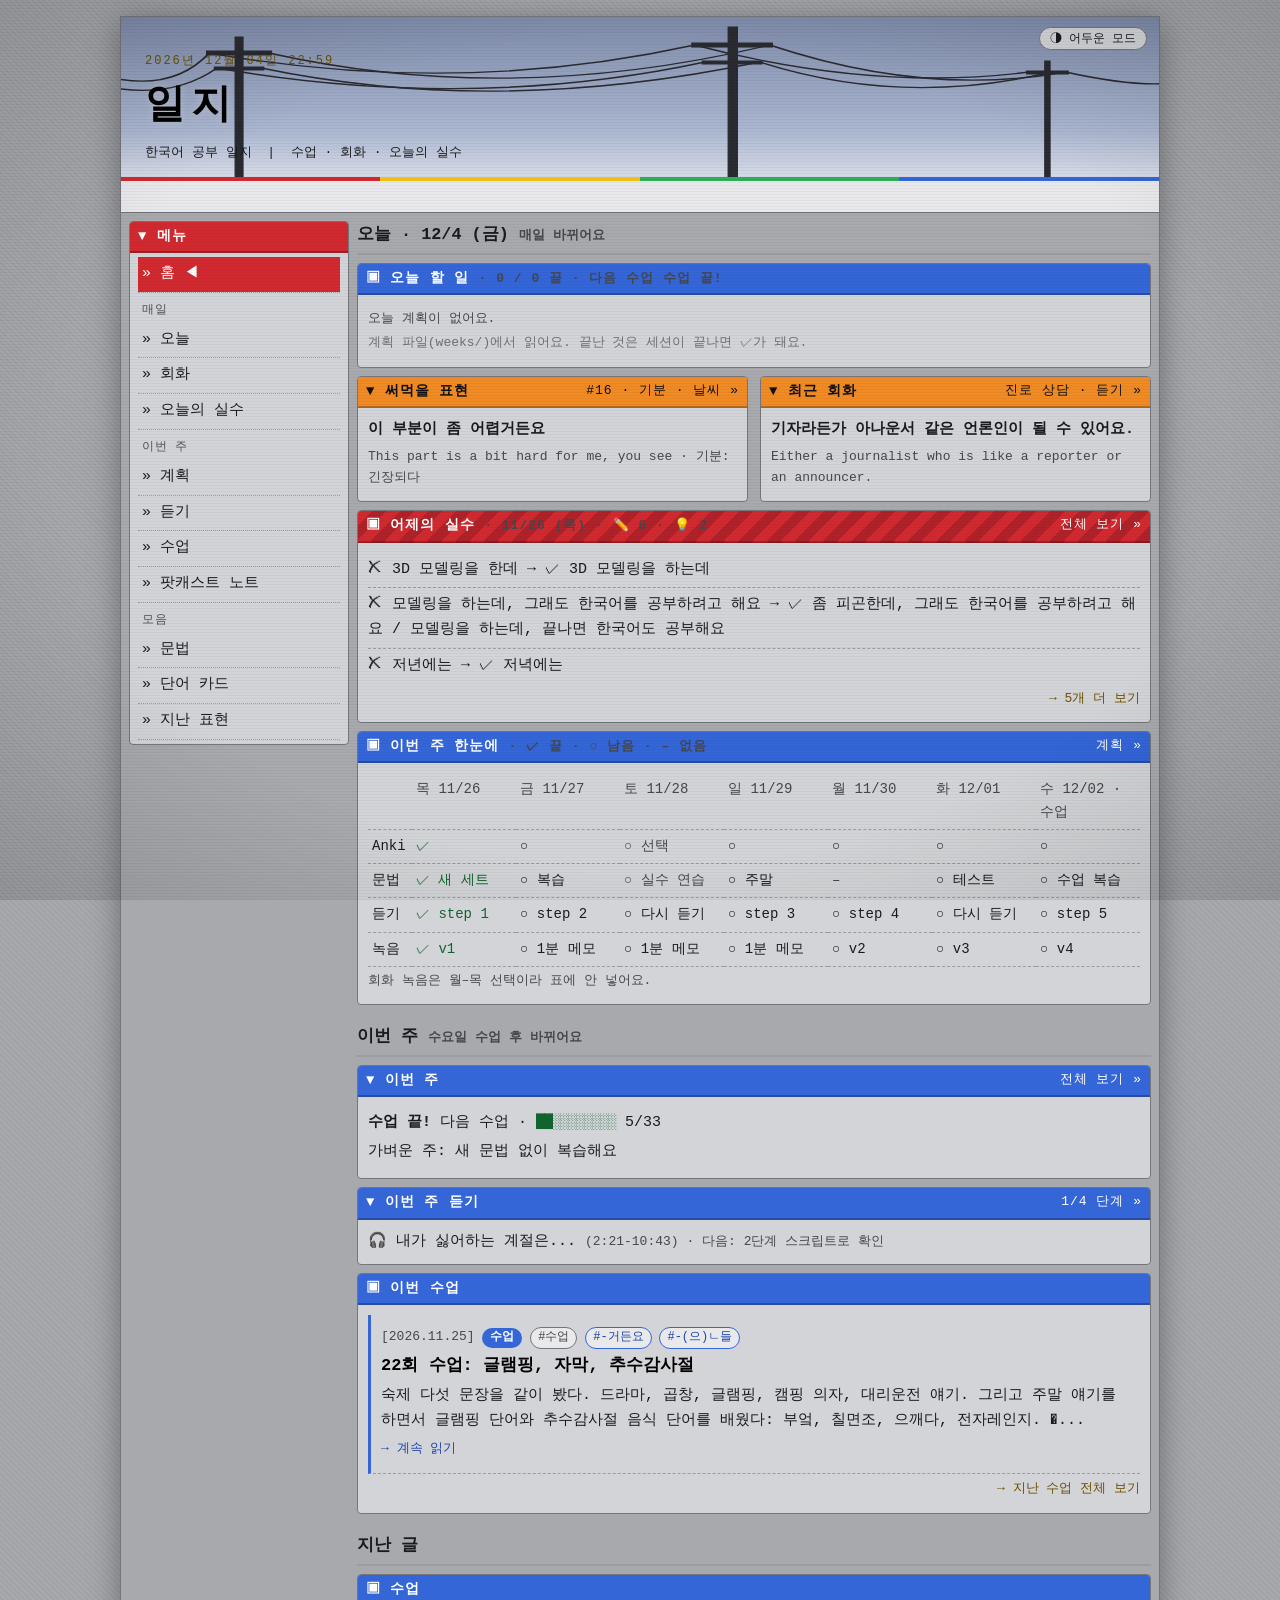
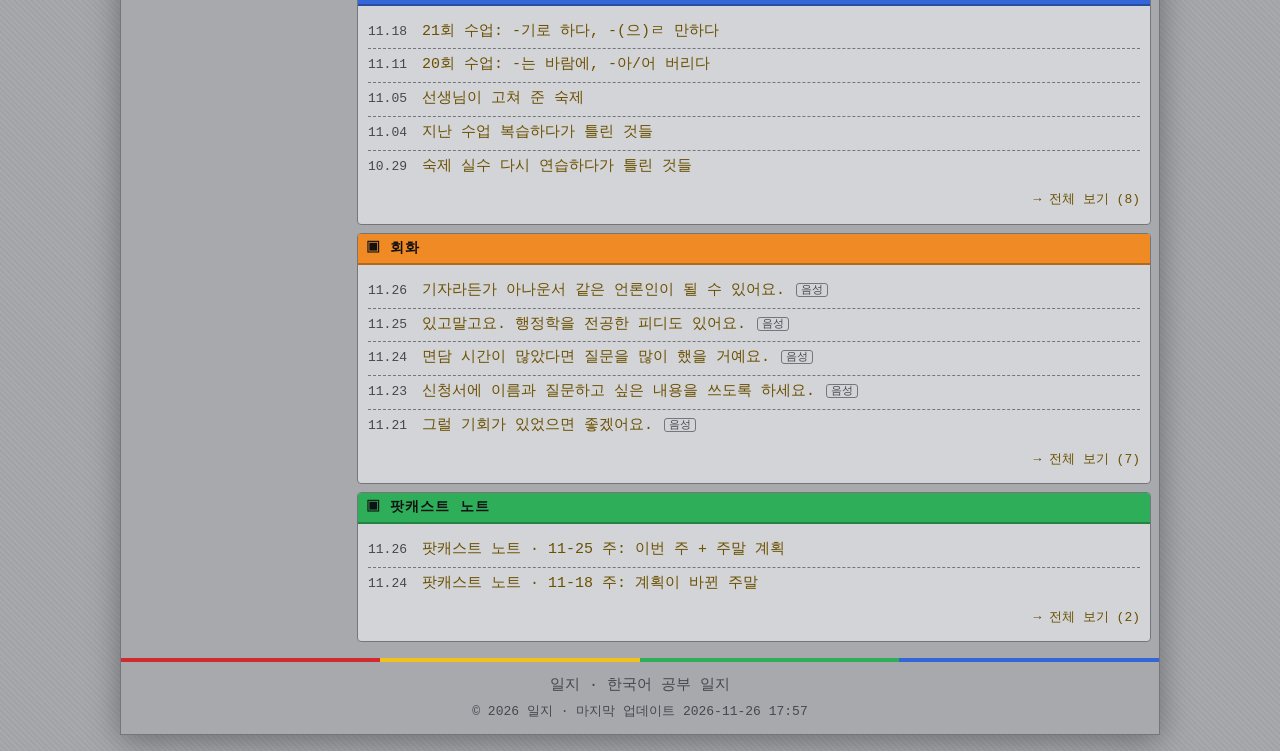
<file: website/index.html>
<!DOCTYPE html>
<html lang="ko">
<head>
  <meta charset="UTF-8">
  <meta name="viewport" content="width=device-width, initial-scale=1.0">
  <title>일지 :: 한국어 공부 일지</title>
  <link rel="stylesheet" href="style.css">
  <script>
    // 회색 모드: 저장된 선택 → 없으면 시스템 설정 (밝게 = 회색)
    try {
      var t = localStorage.getItem("theme");
      if (!t && window.matchMedia && matchMedia("(prefers-color-scheme: light)").matches) t = "grey";
      if (t === "grey") document.documentElement.setAttribute("data-theme", "grey");
    } catch (e) {}
  </script>
</head>
<body>

  <!-- CRT 느낌 (아주 옅게) -->
  <div class="scanlines"></div>
  <div class="vignette"></div>

  <div id="wrap">

    <!-- 헤더 -->
    <header id="header">
      <svg class="wires" viewBox="0 0 800 160" preserveAspectRatio="none" aria-hidden="true">
        <defs>
          <linearGradient id="sky" x1="0" y1="0" x2="0" y2="1">
            <stop offset="0%" class="sky1"/>
            <stop offset="70%" class="sky2"/>
            <stop offset="100%" class="sky3"/>
          </linearGradient>
        </defs>
        <rect width="800" height="160" fill="url(#sky)"/>
        <!-- 전봇대 -->
        <g class="wire-ink">
          <rect x="88" y="20" width="6" height="140"/>
          <rect x="66" y="34" width="50" height="4"/>
          <rect x="72" y="50" width="38" height="3"/>
          <rect x="468" y="10" width="7" height="150"/>
          <rect x="440" y="26" width="62" height="4"/>
          <rect x="448" y="44" width="46" height="3"/>
          <rect x="712" y="44" width="4" height="116"/>
          <rect x="698" y="54" width="32" height="3"/>
        </g>
        <!-- 전선 -->
        <g class="wire-ink" stroke-width="1.4" style="fill:none">
          <path d="M-10 60 Q 40 75 68 36"/>
          <path d="M-10 70 Q 40 82 74 51"/>
          <path d="M68 36 Q 260 80 442 28"/>
          <path d="M114 36 Q 300 90 500 28"/>
          <path d="M74 51 Q 270 95 450 45"/>
          <path d="M108 51 Q 290 100 492 45"/>
          <path d="M442 28 Q 580 75 700 55"/>
          <path d="M500 28 Q 620 80 728 55"/>
          <path d="M492 45 Q 600 90 714 56"/>
          <path d="M728 55 Q 780 70 810 66"/>
        </g>
      </svg>

      <div class="header-text">
        <p class="present"><span id="clock">----년 --월 --일 --:--</span></p>
        <h1 class="glitch" data-text="일지">일지</h1>
        <p class="sub">한국어 공부 일지 &nbsp;|&nbsp; 수업 · 회화 · 오늘의 실수</p><!-- 일상, 주간 정리 숨김: 일상 · 수업 · 주간 정리 -->
      </div>
      <button class="theme-toggle" id="theme-toggle" type="button">◐ 회색 모드</button>
    </header>
    <div class="stripe4"></div>

    <!-- 흐르는 글자: 오늘 고정한 단어 (마우스를 올리면 멈춘다) -->
    <div class="ticker" id="ticker"><div class="ticker-inner" id="ticker-inner"></div></div>

    <div id="layout">

      <!-- 왼쪽 -->
      <aside class="col side left">
        <!-- 숨김 (2026-11-26, 정리): 프로필 · 배너 -->
        <div class="box menu-box ac-red">
          <div class="box-title">▼ 메뉴</div>
          <ul class="box-body menu" id="menu">
            <li><a href="#/">» 홈</a></li>
            <li class="menu-head">매일</li>
            <li><a href="#/today">» 오늘</a></li>
            <li><a href="#/category/conversation">» 회화</a></li>
            <li><a href="#/mistakes">» 오늘의 실수</a></li>
            <li class="menu-head">이번 주</li>
            <li><a href="#/week">» 계획</a></li>
            <li><a href="#/listening">» 듣기</a></li>
            <li><a href="#/category/lesson">» 수업</a></li>
            <li><a href="#/category/podcast">» 팟캐스트 노트</a></li>
            <li class="menu-head">모음</li>
            <li><a href="#/grammar">» 문법</a></li>
            <li><a href="#/cards">» 단어 카드</a></li>
            <li><a href="#/phrases">» 지난 표현</a></li>
            <!-- 숨김: 일상 #/category/daily · 기사 #/category/article · 주간 정리 #/category/weekly -->
          </ul>
        </div>

      </aside>

      <!-- 가운데 본문 -->
      <main class="col main" id="content">
        <p class="loading">불러오는 중...</p>
      </main>

      <!-- 오른쪽 -->
      <aside class="col side right">
        <div id="right-today"></div>

        <!-- 잠시 숨김 (2026-11-18): 다음 수업 · 이번 주 진도 · Anki · 자꾸 까먹는 단어 · 자주 틀리는 문법 · 실수 종류
        <div class="box ac-blue">
          <div class="box-title">▼ 다음 수업</div>
          <div class="box-body countdown">
            <p class="dday" id="dday">D-?</p>
            <p class="small" id="dday-when"></p>
          </div>
        </div>

        <div class="box ac-blue">
          <div class="box-title">▼ 이번 주 진도</div>
          <div class="box-body">
            <p class="bar" id="week-bar"></p>
            <p class="small" id="week-new"></p>
            <p class="small" id="week-due"></p>
            <p class="small"><a href="#/week">→ 이번 주 계획</a></p>
          </div>
        </div>

        <div class="box ac-green">
          <div class="box-title">▼ Anki</div>
          <div class="box-body">
            <p>연속 <span class="digits" id="anki-streak">000</span>일</p>
            <p class="small" id="anki-today"></p>
          </div>
        </div>

        <div class="box ac-green">
          <div class="box-title">▼ 자꾸 까먹는 단어</div>
          <div class="box-body">
            <ol id="forgot-list" class="rank-list"></ol>
            <p id="forgot-nav" class="month-nav"></p>
            <p class="small hover-tip">단어에 마우스를 올리면 (눌러도) 뜻이 보여요</p>
          </div>
        </div>

        <div class="box ac-mistake">
          <div class="box-title">▼ 자주 틀리는 문법</div>
          <div class="box-body">
            <ol id="grammar-list" class="rank-list"></ol>
            <p id="grammar-nav" class="month-nav"></p>
            <p class="small hover-tip">마우스를 올리면 (눌러도) 맞는 문장이 보여요</p>
          </div>
        </div>

        <div class="box ac-mistake">
          <div class="box-title">▼ 실수 종류</div>
          <div class="box-body">
            <ul class="type-list" id="type-list"></ul>
            <p class="small" id="type-note"></p>
          </div>
        </div>
        -->
      </aside>
    </div>

    <div class="stripe4"></div>
    <footer id="footer">
      <p>일지 · 한국어 공부 일지</p>
      <p class="small">© 2026 일지 · 마지막 업데이트 <span id="generated"></span></p>
    </footer>
  </div>

  <script src="data/study.js"></script>
  <script src="data/today.js"></script>
  <script src="script.js"></script>
  <script src="posts/list.js"></script>
  <script src="blog.js"></script>
</body>
</html>
</file>
<file: website/style.css>
/* ===== 색 (N64 콘솔 테마) =====
   기본 = 차콜 (어두운 콘솔), [data-theme="grey"] = 회색 모드 (밝은 회색 플라스틱).
   버튼 색: A 파랑 = 수업·계획 · B 초록 = Anki·단어 · C 노랑 = 오늘·일상 · Start 빨강 = 나·실수
   Funtastic 색은 실수 종류에만 써요. */
:root {
  --bg: #1e1f22;
  --bg-stripe: #222327;
  --panel: #2a2b30;
  --deep: #141518;          /* 안쪽이 들어간 곳: 카운터, 카드, 입력칸 */
  --line: #4a4c53;
  --line-soft: #3c3e44;     /* 점선 */
  --text: #ecebe6;
  --dim: #a9aab0;
  --strong: #ffffff;
  --row: rgba(52, 102, 216, 0.18);   /* 오늘 / 선택된 줄 */

  /* 컨트롤러 버튼 (채우기) */
  --red: #d02a30;
  --blue: #3466d8;
  --green: #2fae5a;
  --yellow: #f2c21b;
  --orange: #f08a24;
  --plastic: #5b5d64;       /* 기본 회색 버튼 */
  /* 글자로 쓸 때 (배경 위에서 잘 보이게) */
  --red-text: #ff7a7e;
  --blue-text: #8fb0ff;
  --green-text: #5fd98a;
  --yellow-text: #f2c21b;
  --orange-text: #ffa552;

  /* Funtastic (실수 종류) */
  --ice: #6cc6ee;
  --jungle: #3fbf86;
  --melon: #f2678a;
  --fire: #ff9440;
  --grape: #b48cf0;

  --scan: 0.05;
  --font-ko: "Nanum Gothic Coding", "D2Coding", "Malgun Gothic", "Gulim", "Noto Sans KR", monospace;
  color-scheme: dark;
}

:root[data-theme="grey"] {
  --bg: #a8a9ad;
  --bg-stripe: #a2a3a7;
  --panel: #d3d4d7;
  --deep: #e9e9eb;
  --line: #74767c;
  --line-soft: #9a9ca1;
  --text: #1a1b1e;
  --dim: #45474d;
  --strong: #000000;
  --row: rgba(52, 102, 216, 0.16);

  --plastic: #6b6d74;
  --red-text: #a3161c;
  --blue-text: #1c45ad;
  --green-text: #11632f;
  --yellow-text: #6b5000;
  --orange-text: #8a3b00;

  --ice: #08597e;
  --jungle: #0e5f3b;
  --melon: #a8193f;
  --fire: #8a3b00;
  --grape: #5b2ea0;

  --scan: 0.035;
  color-scheme: light;
}

/* 버튼 색 묶음: 패널 · 카테고리 · 글 */
.box, .post { --accent: var(--plastic); --on-accent: #fff; --accent-text: var(--text); }
.ac-red     { --accent: var(--red);    --on-accent: #fff;    --accent-text: var(--red-text); }
.ac-blue    { --accent: var(--blue);   --on-accent: #fff;    --accent-text: var(--blue-text); }
.ac-green   { --accent: var(--green);  --on-accent: #101114; --accent-text: var(--green-text); }
.ac-yellow  { --accent: var(--yellow); --on-accent: #101114; --accent-text: var(--yellow-text); }
.ac-orange  { --accent: var(--orange); --on-accent: #101114; --accent-text: var(--orange-text); }
.ac-mistake { --accent: var(--red);    --on-accent: #fff;    --accent-text: var(--red-text); }

* { box-sizing: border-box; }

body {
  margin: 0;
  background: repeating-linear-gradient(45deg, var(--bg-stripe) 0 2px, var(--bg) 2px 4px);
  color: var(--text);
  font-family: var(--font-ko);
  font-size: 15px;
  line-height: 1.65;
}

a { color: var(--yellow-text); text-decoration: none; }
a:hover, a:focus-visible { color: #101114; background: var(--yellow); }
a:focus-visible, button:focus-visible { outline: 1px dashed var(--blue-text); outline-offset: 2px; }

.small { font-size: 13px; color: var(--dim); }

/* ===== CRT 느낌 (아주 옅게, 깜빡임 없음) ===== */
.scanlines {
  pointer-events: none;
  position: fixed; inset: 0;
  background: repeating-linear-gradient(to bottom, rgba(0,0,0,0) 0 2px, rgba(0,0,0,var(--scan)) 2px 3px);
  z-index: 50;
}
.vignette {
  pointer-events: none;
  position: fixed; inset: 0;
  background: radial-gradient(ellipse at center, rgba(0,0,0,0) 65%, rgba(0,0,0,0.3) 100%);
  z-index: 51;
}
:root[data-theme="grey"] .vignette { opacity: 0.4; }

/* ===== 레이아웃 ===== */
#wrap {
  width: 1040px;
  max-width: 100%;
  margin: 16px auto;
  border: 1px solid var(--line);
  background: var(--bg);
  box-shadow: 0 6px 30px rgba(0, 0, 0, 0.35);
}

#layout {
  display: grid;
  grid-template-columns: 220px minmax(0, 1fr) 180px;
  gap: 8px;
  padding: 8px;
}
/* 홈이 아닌 화면: 오른쪽 칸 숨김, 본문을 넓게 */
#layout.no-right { grid-template-columns: 220px minmax(0, 1fr); }
#layout.no-right > .side.right { display: none; }

/* 네 가지 버튼 색 줄 (헤더 · 푸터) */
.stripe4 {
  height: 4px;
  background: linear-gradient(to right,
    var(--red) 0 25%, var(--yellow) 25% 50%, var(--green) 50% 75%, var(--blue) 75% 100%);
}

/* ===== 헤더 ===== */
#header {
  position: relative;
  height: 160px;
  overflow: hidden;
  cursor: crosshair;
}
.wires { position: absolute; inset: 0; width: 100%; height: 100%; }
.sky1 { stop-color: #121318; }
.sky2 { stop-color: #1d2a52; }
.sky3 { stop-color: #2c4590; }
.wire-ink { fill: #000; stroke: #000; }
:root[data-theme="grey"] .sky1 { stop-color: #7d8aa8; }
:root[data-theme="grey"] .sky2 { stop-color: #aab6d0; }
:root[data-theme="grey"] .sky3 { stop-color: #d6dbe6; }
:root[data-theme="grey"] .wire-ink { fill: #2a2b30; stroke: #2a2b30; }

.header-text { position: absolute; left: 24px; bottom: 14px; }
.present { margin: 0; font-size: 12px; letter-spacing: 2px; color: var(--yellow-text); }
.sub { margin: 0; font-size: 13px; color: var(--text); }

h1.glitch {
  position: relative;
  margin: 2px 0;
  font-size: 40px;
  letter-spacing: 6px;
  color: var(--strong);
  text-shadow: 0 0 8px rgba(255,255,255,0.25);
}
h1.glitch::before,
h1.glitch::after {
  content: attr(data-text);
  position: absolute; left: 0; top: 0;
  width: 100%;
  overflow: hidden;
  opacity: 0;
}
h1.glitch::before { color: var(--blue); }
h1.glitch::after { color: var(--yellow); }
h1.glitch.active::before { opacity: 0.85; transform: translate(-3px, 1px); clip-path: inset(10% 0 55% 0); }
h1.glitch.active::after { opacity: 0.85; transform: translate(3px, -1px); clip-path: inset(60% 0 5% 0); }

/* 회색 모드 스위치 */
.theme-toggle {
  position: absolute; right: 12px; top: 10px;
  font-family: var(--font-ko);
  font-size: 12px;
  padding: 2px 10px;
  border-radius: 999px;
  border: 1px solid var(--line);
  background: var(--panel);
  color: var(--text);
  cursor: pointer;
}
.theme-toggle:hover { background: var(--yellow); color: #101114; }

/* ===== 흐르는 글자 (천천히, 마우스를 올리면 멈춤) ===== */
.ticker {
  overflow: hidden;
  white-space: nowrap;
  background: var(--deep);
  border-bottom: 1px solid var(--line);
  color: var(--yellow-text);
  font-size: 14px;
  padding: 4px 0;
}
.ticker-inner {
  display: inline-block;
  padding-left: 100%;
  animation: ticker 60s linear infinite;
}
.ticker:hover .ticker-inner { animation-play-state: paused; }
.ticker a { color: var(--strong); }
@keyframes ticker { to { transform: translateX(-100%); } }
.ticker.static { white-space: normal; padding: 4px 8px; }
.ticker.static .ticker-inner { animation: none; padding-left: 0; }

/* ===== 박스 ===== */
.box {
  background: var(--panel);
  border: 1px solid var(--line);
  border-radius: 4px;
  overflow: hidden;
  margin-bottom: 8px;
}
.box-title {
  background: var(--accent);
  color: var(--on-accent);
  font-size: 14px;
  font-weight: bold;
  padding: 3px 8px;
  letter-spacing: 1px;
  border-bottom: 2px solid rgba(0, 0, 0, 0.25);
}
.ac-mistake .box-title {
  background: repeating-linear-gradient(135deg, var(--red) 0 10px, #b0222a 10px 20px);
}
.box-title .title-link { float: right; font-weight: normal; font-size: 13px; color: var(--on-accent); }
.box-title .title-link:hover { background: rgba(0, 0, 0, 0.25); }
.box-body { padding: 10px; }
.box-body p { margin: 3px 0; }

/* 프로필 */
.pfp {
  display: block;
  width: 128px; height: 128px;
  margin: 0 auto 6px;
  border: 1px solid var(--line);
  image-rendering: pixelated;
}
.online { color: var(--green-text); }

/* 메뉴 */
.menu { list-style: none; margin: 0; padding: 4px 8px; }
.menu li { border-bottom: 1px dotted var(--line-soft); }
.menu li a { display: block; padding: 5px 4px; color: var(--text); }
.menu li a:hover { color: #101114; }
.menu a.active { background: var(--red); color: #fff; }
.menu a.active::after { content: " ◀"; }
.menu li.menu-head { border: 0; padding: 8px 4px 2px; font-size: 0.8em; opacity: 0.7; letter-spacing: 0.05em; }

/* 카운터 */
.digits {
  font-family: "Courier New", monospace;
  background: var(--deep);
  color: var(--red-text);
  border: 1px inset var(--line);
  padding: 0 4px;
  letter-spacing: 2px;
}

/* 88x31 배너 (진짜 링크) */
.buttons { display: flex; flex-wrap: wrap; gap: 4px; justify-content: center; }
.btn88 {
  width: 88px; height: 31px;
  display: flex; align-items: center; justify-content: center;
  text-align: center;
  font-size: 10px; line-height: 1.1; font-weight: bold;
  border: 1px solid #555;
  border-radius: 3px;
}
.btn88:hover { outline: 2px solid var(--strong); }
.b1, .b1:hover { background: var(--green); color: #101114; }
.b2, .b2:hover { background: var(--blue); color: #fff; }
.b3, .b3:hover { background: var(--red); color: #fff; }
.b4, .b4:hover { background: var(--yellow); color: #101114; }

/* ===== 푸터 ===== */
#footer {
  text-align: center;
  padding: 10px;
  color: var(--dim);
}
#footer p { margin: 2px 0; }

/* ===== 눌러서 / 마우스를 올려서 보기 ===== */
.hint, .rank-list li { cursor: help; }
.rank-list .meaning, .hint .meaning {
  display: block;
  color: var(--green-text);
  font-size: 13px;
  filter: blur(4px);
  transition: filter 0.2s;
}
.rank-list li:hover .meaning, .hint:hover .meaning,
.rank-list li.open .meaning, .hint.open .meaning { filter: none; }
.hover-tip { margin-top: 6px !important; }

/* ===== 왼쪽 ===== */

/* ===== 오른쪽 ===== */
.countdown { text-align: center; }
.dday {
  font-family: "Courier New", monospace;
  font-size: 30px;
  font-weight: bold;
  color: var(--blue-text);
  letter-spacing: 2px;
}
.countdown .dday { margin: 0 !important; }
.bar { font-family: "Courier New", monospace; color: var(--green-text); letter-spacing: -1px; white-space: nowrap; }

/* 자꾸 까먹는 단어 · 자주 틀리는 문법 */
.rank-list { margin: 0 0 4px; padding: 0; list-style: none; counter-reset: rank; }
.rank-list li {
  counter-increment: rank;
  padding: 4px 0;
  border-bottom: 1px dotted var(--line-soft);
  font-size: 14px;
}
.rank-list li::before { content: counter(rank, decimal-leading-zero) " "; color: var(--accent-text); font-size: 12px; }
.rank-list .word { color: var(--strong); }
.rank-list .type { color: var(--dim); font-size: 12px; }
.rank-list .misses { float: right; color: var(--red-text); font-size: 12px; }
.rank-list .wrong { color: var(--red-text); }
.month-nav { text-align: center; font-size: 13px; margin-top: 6px !important; }
.month-nav a.off { color: var(--line); pointer-events: none; }

/* 실수 종류: Funtastic 색 */
[data-type="시제"] { --t: var(--ice); }
[data-type="조사"] { --t: var(--jungle); }
[data-type="어휘"] { --t: var(--melon); }
[data-type="어순"] { --t: var(--fire); }
[data-type="문법"] { --t: var(--grape); }
.rank-list .type[data-type] { color: var(--t); }

.type-list { list-style: none; margin: 0 0 4px; padding: 0; }
.type-list li { display: flex; align-items: center; gap: 6px; font-size: 14px; padding: 2px 0; }
.type-list .tname { width: 2.6em; color: var(--t, var(--strong)); font-weight: bold; }
.type-list .tbar { flex: 1; color: var(--t, var(--red-text)); letter-spacing: -1px; overflow: hidden; }
.type-list .tnum { width: 2em; text-align: right; }
.type-list .down { color: var(--green-text); font-size: 12px; }
.type-list .up { color: var(--red-text); font-size: 12px; }

/* ===== 블로그 ===== */
.loading { color: var(--green-text); padding: 8px; }

.show-en .meaning { filter: none !important; }

/* 오늘: 홈의 한 줄 + 오늘 페이지 (#/today) */
a.today-link { display: block; color: var(--text); text-decoration: none; }
a.today-link:hover { border-color: var(--orange); }
a.today-link:hover .box-title { filter: brightness(1.08); }
.today-peek { margin: 0 !important; white-space: nowrap; overflow: hidden; text-overflow: ellipsis; }
.today-page h4 { margin: 16px 0 4px; font-size: 13px; color: var(--orange-text); letter-spacing: 1px; }
.today-page h4::before { content: "■ "; color: var(--orange); }
.today-page .box-body { padding: 14px 16px; }
.big-phrase { font-size: 22px; color: var(--orange-text); margin: 4px 0 2px !important; }
.big-phrase .meaning { font-size: 14px; margin-top: 2px; }
.gram-chip { margin: 10px 0 0 !important; font-size: 14px; }
.gram-chip span {
  background: var(--orange); color: #101114; font-size: 12px; font-weight: bold;
  padding: 1px 6px; border-radius: 3px; margin-right: 4px;
}
.today-phrase p { line-height: 1.6; }
.today-phrase .en { display: block; color: var(--dim); font-size: 13px; line-height: 1.5; }
.today-phrase .fix { font-family: var(--font-ko); }
.today-pair { display: grid; grid-template-columns: 1fr 1fr; gap: 8px; }
.today-pair .box { margin-bottom: 8px; }
.today-center { text-align: center; }
.today-center .face { font-size: 26px; margin: 4px 0 8px !important; }
.mood-word { font-size: 18px; color: var(--strong); }
.today-center p + p { margin-top: 8px !important; }
.today-center .temp { font-size: 18px; color: var(--strong); }
.today-sub { margin-top: 12px; padding-top: 10px; border-top: 1px dashed var(--line); }
.today-sub .phrase { color: var(--orange-text); font-size: 16px; }
.today-week td, .today-week th { padding: 5px 6px; }
.today-week th { white-space: nowrap; width: 1%; }
.today-stale { margin: 0 0 6px !important; }
.today-foot { margin-top: 4px !important; }
.en-toggle {
  font-family: var(--font-ko); font-size: 12px; cursor: pointer; margin-right: 6px;
  background: var(--deep); color: var(--text); border: 1px solid var(--line); padding: 2px 8px;
}
.face { font-size: 20px; color: var(--yellow-text); }
.rain { margin: 0; color: var(--blue-text); font-size: 13px; line-height: 1.2; }

.week-mini p { margin: 4px 0; }

.post {
  padding: 8px 0 12px 10px;
  border-bottom: 1px dashed var(--line-soft);
  border-left: 3px solid var(--accent);
  margin-bottom: 4px;
}
.post:last-child { border-bottom: none; }
.post h3 { margin: 2px 0 4px; font-size: 17px; }
.post h3 a { color: var(--strong); }
.post h3 a:hover { color: #101114; }
.meta { font-size: 13px; color: var(--dim); }
.meta a { color: var(--dim); }
.more { font-size: 13px; color: var(--accent-text); }

/* 카테고리 = 둥근 버튼, 태그 = 회색 버튼 */
.meta a.cat, .cat {
  display: inline-block;
  padding: 0 8px;
  border-radius: 999px;
  background: var(--accent);
  color: var(--on-accent);
  font-weight: bold;
  font-size: 12px;
}
.meta a.cat:hover { filter: brightness(1.12); background: var(--accent); color: var(--on-accent); }
.meta a.tag, .tag {
  display: inline-block;
  padding: 0 7px;
  border-radius: 999px;
  border: 1px solid var(--line);
  background: var(--deep);
  color: var(--dim);
  font-size: 12px;
}
.meta a.tag.grammar, .tag.grammar { color: var(--blue-text); border-color: var(--blue); }
.meta a.tag:hover { background: var(--accent); border-color: var(--accent); color: var(--on-accent); }

.badge {
  font-size: 11px;
  font-weight: normal;
  vertical-align: middle;
  border: 1px solid var(--line);
  border-radius: 3px;
  color: var(--dim);
  padding: 0 4px;
  margin-left: 2px;
}

.post .cover {
  float: right;
  width: 96px; height: 72px;
  object-fit: cover;
  margin: 4px 0 4px 8px;
  border: 1px solid var(--line);
  image-rendering: pixelated;
}
.post::after { content: ""; display: block; clear: both; }

.all { text-align: right; font-size: 13px; margin-top: 4px !important; }

/* 글 본문 */
.post-full h2 { margin: 4px 0 12px; font-size: 22px; color: var(--strong); border-bottom: 1px dashed var(--line); padding-bottom: 6px; }
.post-content { font-size: 16px; line-height: 1.85; }
.post-content p { margin: 0 0 12px; }
.post-content h4 { color: var(--accent-text); margin: 18px 0 6px; font-size: 17px; }
.post-content h4::before { content: "■ "; color: var(--accent); }
.post-content blockquote {
  margin: 12px 0;
  padding: 6px 12px;
  border-left: 3px solid var(--accent);
  background: var(--deep);
  color: var(--text);
}
.post-content figure { margin: 14px 0; text-align: center; }
.post-content figure img,
.post-content figure video { max-width: 100%; border: 1px solid var(--line); background: #000; }
.post-content figure audio { width: 100%; max-width: 420px; }
.post-content figure a:hover { background: none; }
.post-content figcaption { font-size: 13px; color: var(--dim); margin-top: 4px; }
.post-content figcaption::before { content: "▲ "; }

.yt { position: relative; padding-top: 56.25%; border: 1px solid var(--line); }
.yt iframe { position: absolute; inset: 0; width: 100%; height: 100%; border: 0; }

.gallery { display: grid; grid-template-columns: repeat(auto-fill, minmax(120px, 1fr)); gap: 4px; }
.gallery img { width: 100%; aspect-ratio: 1; object-fit: cover; }

.post-nav {
  display: flex;
  justify-content: space-between;
  gap: 8px;
  margin-top: 16px;
  padding-top: 8px;
  border-top: 1px dashed var(--line);
  font-size: 14px;
}
.back { text-align: center; font-size: 14px; margin-top: 8px !important; }

/* 고정 페이지 */
.page h4 { color: var(--accent-text); margin: 14px 0 4px; }
.page ul, .page ol { margin: 4px 0; padding-left: 22px; }

/* ===== 이번 주 ===== */
.week-head { margin-bottom: 8px !important; }
.week-head .dday { font-size: 24px; margin-right: 6px; }
.sched { width: 100%; border-collapse: collapse; font-size: 14px; }
.sched th {
  width: 3.5em;
  padding: 6px 4px;
  vertical-align: top;
  text-align: center;
  color: var(--blue-text);
  border-bottom: 1px dotted var(--line-soft);
}
.sched td { padding: 6px 4px; border-bottom: 1px dotted var(--line-soft); }
.sched tr.today { background: var(--row); }
.sched tr.today th { color: var(--strong); }
.sched tr.today th::after { content: " ◀"; color: var(--yellow-text); }
.sched tr.optional { opacity: 0.7; }
.blk { display: block; }
.blk.done { color: var(--green-text); }
.blk.skip, .blk.note { color: var(--dim); }

/* ===== 문법: 레벨 = 체력 바 (빨강 → 초록) ===== */
.levels { border-collapse: collapse; margin-bottom: 6px; font-size: 14px; }
.levels th, .levels td { padding: 2px 8px 2px 0; text-align: left; font-weight: normal; }
.lv { font-family: "Courier New", monospace; letter-spacing: -1px; white-space: nowrap; }
.lv0 { color: var(--dim); }
.lv1 { color: var(--red-text); }
.lv2 { color: var(--fire); }
.lv3 { color: var(--yellow-text); }
.lv4 { color: var(--jungle); }
.lv5 { color: var(--green-text); }

.gtable { width: 100%; border-collapse: collapse; font-size: 14px; }
.gtable th { text-align: left; color: var(--blue-text); border-bottom: 1px solid var(--line); padding: 4px; }
.gtable td { padding: 4px; border-bottom: 1px dotted var(--line-soft); vertical-align: top; }
.gtable td:first-child { color: var(--dim); width: 2.5em; }
.gtable td:last-child { white-space: nowrap; }
.gtable tr.focus { background: var(--row); outline: 1px solid var(--blue); }
.due { color: var(--red-text); font-weight: bold; }

/* ===== 단어 카드 ===== */
.card {
  display: flex;
  flex-direction: column;
  align-items: center;
  justify-content: center;
  gap: 8px;
  width: 100%;
  min-height: 260px;
  margin: 6px 0;
  padding: 16px;
  font-family: var(--font-ko);
  font-size: 16px;
  color: var(--text);
  background: var(--deep);
  border: 2px solid var(--green);
  border-radius: 6px;
  cursor: pointer;
  touch-action: manipulation;
}
.card b { font-size: 30px; color: var(--strong); }
.card small { font-size: 14px; color: var(--dim); }
.card-meaning { font-size: 18px; color: var(--green-text); }
.card-grade { display: flex; gap: 8px; visibility: hidden; }
.card-grade.on { visibility: visible; }
.card-grade button {
  font-family: var(--font-ko);
  font-weight: bold;
  color: #fff;
  background: var(--plastic);
  border: 0;
  border-bottom: 3px solid rgba(0, 0, 0, 0.35);
  border-radius: 999px;
  cursor: pointer;
  touch-action: manipulation;
}
.card-grade button { flex: 1; min-height: 52px; font-size: 16px; }
#card-again { background: var(--red); }
#card-know { background: var(--blue); }
.card-grade button:active { border-bottom-width: 1px; transform: translateY(2px); }
.card-grade kbd { font-size: 11px; opacity: 0.7; font-family: inherit; }

/* 단어 카드: 방향 · 표시 · 입력 · 예문 */
.card-top { display: flex; align-items: center; justify-content: space-between; gap: 8px; flex-wrap: wrap; }
.card-mode { display: flex; gap: 4px; }
.card-mode button {
  font-family: var(--font-ko); font-size: 14px;
  min-height: 36px; padding: 0 12px;
  color: var(--text); background: var(--deep);
  border: 1px solid var(--line); border-radius: 999px; cursor: pointer;
}
.card-mode button[aria-pressed="true"] { color: #fff; background: var(--green); border-color: var(--green); }
.card:focus-visible { outline: 2px dashed var(--blue-text); outline-offset: 2px; }
.card-meaning.big { font-size: 22px; }
.card-badges { display: flex; gap: 4px; flex-wrap: wrap; justify-content: center; }
.badge.bad { color: var(--red-text); border-color: var(--red); }
.badge.warn { color: var(--orange-text); border-color: var(--orange); }
.card-ex { font-size: 17px; }
.card-ex b { font-size: inherit; color: var(--yellow-text); }
.card-cf { font-size: 13px; color: var(--blue-text); max-width: 32em; }
.card-check { font-size: 15px; font-weight: bold; }
.card-check.ok { color: var(--green-text); }
.card-check.no { color: var(--red-text); text-decoration: line-through; }
.card-speak {
  font-size: 16px; min-width: 36px; min-height: 36px;
  background: transparent; border: 1px solid var(--line); border-radius: 999px; cursor: pointer;
}
.card-type { display: flex; gap: 6px; margin: 0 0 8px; min-width: 0; }
.card-type[hidden] { display: none; }
.card-type input {
  flex: 1; min-width: 0; min-height: 44px; padding: 0 10px;
  font-family: var(--font-ko); font-size: 18px;
  color: var(--text); background: var(--deep);
  border: 1px solid var(--line); border-radius: 4px;
}
.card-type button {
  min-height: 44px; padding: 0 14px;
  font-family: var(--font-ko); font-weight: bold; color: #fff;
  background: var(--green); border: 0; border-radius: 4px; cursor: pointer;
}
.card-keys { text-align: center; margin-top: 6px; }
@media (hover: none) { .card-keys, .card-grade kbd { display: none; } }

/* ===== 지난 표현 ===== */
.today-phrase .example { color: var(--strong); }
.past-item { border-bottom: 1px dotted var(--line-soft); padding: 6px 0; }
.past-item summary { cursor: pointer; }
.past-item summary::marker { color: var(--orange-text); }
.past-date { color: var(--orange-text); margin-right: 4px; }
.past-body { padding: 4px 0 8px 14px; }
.past-body h4 { margin-top: 10px; }
.older { margin: 4px 0; padding-left: 18px; }

/* ===== 듣기 ===== */
.listen-title { font-size: 16px; }
.steps { display: flex; flex-wrap: wrap; gap: 4px; margin: 8px 0; }
.step { font-size: 12px; padding: 2px 8px; border: 1px solid var(--line); background: var(--deep); color: var(--dim); }
.step.done { color: var(--green-text); border-color: var(--green); }
.step.next { color: var(--strong); border-color: var(--blue); background: var(--row); }
.step-tip { margin: 6px 0 10px !important; }
.player-wrap { position: relative; width: 100%; height: 0; padding-top: 56.25%; /* 16:9 */
                background: var(--deep); border: 1px solid var(--line); }
.player-wrap iframe, .player-wrap #yt-player { position: absolute; inset: 0; width: 100%; height: 100%; }
.player-bar { display: flex; flex-wrap: wrap; align-items: center; gap: 6px; margin: 8px 0; }
.player-bar .en-toggle { font-size: 14px; padding: 6px 10px; margin: 0; }
.speeds { display: inline-flex; gap: 4px; }
.speed.on { background: var(--blue); color: #fff; border-color: var(--blue); }
.box-body ol.lines { list-style: none; padding: 0; margin: 6px 0 0; font-family: var(--font-ko); }
.ln { display: grid; grid-template-columns: auto 1fr auto; gap: 8px; align-items: start;
      padding: 6px 4px; border-bottom: 1px dashed var(--line-soft); cursor: pointer; }
.ln.now { background: var(--row); }
.ln.looping { outline: 1px solid var(--yellow); background: var(--row); }
.ln.missed { border-left: 3px solid var(--red); padding-left: 6px; }
.missed-key { color: var(--red-text); }
.ln-time, .ln-loop { font-family: "Courier New", monospace; font-size: 13px; cursor: pointer;
                     background: var(--deep); color: var(--blue-text); border: 1px solid var(--line); padding: 4px 6px; }
.ln-loop { color: var(--text); }
.ln-text { font-size: 16px; line-height: 1.5; transition: filter 0.2s; }
.ln-why { display: block; font-size: 12px; color: var(--red-text); }
.lines.blur .ln-text { filter: blur(5px); }
.lines.blur .ln.open .ln-text, .lines.blur .ln.looping .ln-text { filter: none; }
@media (prefers-reduced-motion: reduce) { .ln-text { transition: none; } }

/* ===== 휴대폰 ===== */
@media (max-width: 860px) {
  #wrap { margin: 0; border-left: 0; border-right: 0; }
  #layout, #layout.no-right { grid-template-columns: minmax(0, 1fr); }
  #header { height: 130px; }
  h1.glitch { font-size: 32px; }
  .menu { display: flex; flex-wrap: wrap; gap: 0 4px; }
  .menu li { border: 0; }
  .menu li a { padding: 6px 6px; }
  .menu li.menu-head { flex-basis: 100%; padding: 4px 6px 0; }
  .menu a.active::after { content: ""; }
  .today-pair { grid-template-columns: 1fr; }
}

/* 움직임 줄이기 */
@media (prefers-reduced-motion: reduce) {
  .ticker-inner { animation: none; padding-left: 0; }
  .rank-list .meaning, .hint .meaning { transition: none; }
}

/* 오늘의 실수 */

/* 홈: 오늘 / 이번 주 / 지난 글 */
.home-section { font-size: 1.05rem; margin: 18px 0 8px; padding-bottom: 4px; border-bottom: 2px solid var(--line-soft); }
.home-section:first-child { margin-top: 0; }
.home-grid { display: grid; grid-template-columns: 1fr 1fr; gap: 0 12px; }
.home-grid > .box { min-width: 0; }
@media (max-width: 700px) { .home-grid { grid-template-columns: 1fr; } }
.todo-list, .pin-list { list-style: none; margin: 0; padding: 0; }
.todo-list li, .pin-list li { padding: 2px 0; }
.todo-done { color: var(--dim); text-decoration: line-through; }
.todo-skip { color: var(--dim); }
.pin-list li { font-family: var(--font-ko); }

/* 오늘의 회화: 한 줄씩 듣기 */
.post-content ul.lines { list-style: none; padding: 0; margin: 8px 0 14px; }
.post-content ul.lines li { display: flex; gap: 8px; align-items: flex-start; padding: 6px 0; border-bottom: 1px dashed var(--line); }
.post-content .line-text { display: flex; flex-direction: column; gap: 2px; }
.post-content .lines .who { font-weight: bold; color: var(--accent-text, var(--orange-text)); margin-right: 6px; }
.post-content .lines .ko { font-size: 1.05em; }
.post-content .lines .en { font-size: 0.85em; opacity: 0.75; filter: blur(4px); cursor: pointer; transition: filter 0.15s; }
.post-content .lines .en:hover, .post-content .lines .en.show { filter: none; }
button.play { flex: none; width: 28px; height: 28px; border: 1px solid var(--line); background: transparent; color: inherit; cursor: pointer; border-radius: 50%; font-size: 12px; line-height: 1; }
button.play:hover, button.play.on { background: var(--orange); color: #101114; }

/* 홈 지난 글: 제목만 */
ul.title-list { list-style: none; padding: 0; margin: 0 0 6px; }
ul.title-list li { padding: 4px 0; border-bottom: 1px dashed var(--line); overflow: hidden; text-overflow: ellipsis; white-space: nowrap; }
ul.title-list li:last-child { border-bottom: none; }
ul.title-list .small { margin-right: 6px; font-variant-numeric: tabular-nums; }

/* ===== 오늘의 실수 카드 (2026-11-24): 종류별 그룹, 카드 = 내가 한 말 → 고친 말 + 이유 + 예) ===== */
[data-type="맞춤법"] { --t: var(--ice); }
[data-type="존댓말"] { --t: var(--grape); }
[data-kind="단어 선택"] { --t: var(--jungle); }
[data-kind="표현"] { --t: var(--grape); }
[data-kind="더 정확하게"] { --t: var(--fire); }
.dm-h { margin: 14px 0 4px; font-size: 16px; color: var(--strong); }
.dm-h b { margin: 0 4px; }
.dm-h .small { font-weight: normal; }
.dm-group { margin: 6px 0 10px; }
.dm-ghead { margin: 4px 0 6px !important; }
.dm-tag { display: inline-block; font-size: 12px; padding: 2px 8px; border-radius: 3px; color: #101114; background: var(--t, var(--red-text)); }
.dm-cards { list-style: none; margin: 0; padding: 0; display: flex; flex-direction: column; gap: 6px; }
.dm-card { display: grid; grid-template-columns: minmax(0, 1fr) minmax(0, 1fr); gap: 4px 16px; align-items: center;
           background: var(--deep); border-left: 4px solid var(--red); border-radius: 4px; padding: 10px 12px; font-family: var(--font-ko); }
.dm-card.nat { border-left-color: var(--yellow); }
.dm-pair, .dm-side { display: flex; flex-direction: column; gap: 6px; min-width: 0; }
.dm-card .dm-said { color: var(--red-text); font-size: 15px; }
.dm-card .dm-better { color: var(--green-text); font-size: 17px; font-weight: bold; }
.dm-card.nat .dm-said { color: var(--dim); }
.dm-card.nat .dm-better { color: var(--yellow-text); }
.dm-side .dm-why { color: var(--dim); }
.dm-block { opacity: 0.8; }
.dm-ex { color: var(--text); }
@media (max-width: 640px) { .dm-card { grid-template-columns: 1fr; } }
.dm-notes { background: var(--deep); border-radius: 4px; padding: 6px 10px; margin: 0 0 8px; font-size: 13px; color: var(--dim); }
.dm-notes summary { cursor: pointer; }
.dm-notes .dm-open { color: var(--blue-text); margin-left: 6px; }
.dm-notes[open] .dm-open { display: none; }
.dm-tn { margin: 6px 0; border-collapse: collapse; font-family: var(--font-ko); }
.dm-tn td { padding: 2px 10px 2px 0; color: var(--text); }
.dm-keep { color: var(--green-text); }

/* ===== 홈: 오늘 할 일 + 이번 주 한눈에 (2026-11-26, 읽기 전용) ===== */
.today-plan .box-body { font-size: 16px; }
.tp-bar { margin: 2px 0 8px; }
.tp-list { list-style: none; margin: 0; padding: 0; }
.tp-row { display: flex; gap: 10px; padding: 7px 0; border-bottom: 1px dashed var(--line-soft); }
.tp-row:last-child { border-bottom: 0; }
.tp-mark { width: 1.4em; text-align: center; font-weight: bold; color: var(--blue-text); }
.tp-done .tp-mark { color: var(--green-text); }
.tp-done .tp-text, .tp-skip .tp-text, .tp-opt .tp-text { color: var(--dim); }
.tp-done .tp-text b { text-decoration: line-through; }
.tp-text { display: flex; flex-direction: column; min-width: 0; }
.tp-detail { overflow-wrap: anywhere; }
.tp-next { margin-top: 8px; }
.tp-note { opacity: 0.7; }
.wg-wrap { overflow-x: auto; }
.wg { border-collapse: collapse; width: 100%; font-size: 14px; table-layout: fixed; }
.wg th, .wg td { padding: 5px 4px; text-align: left; vertical-align: top; border-bottom: 1px dashed var(--line-soft); }
.wg th { font-weight: normal; color: var(--dim); }
.wg .wg-cat { color: var(--text); }
.wg .wg-today { background: var(--row); color: var(--strong); }
.wg-done { color: var(--green-text); }
.wg-opt, .wg-none, .wg-skip { color: var(--dim); }
.mm-list { list-style: none; margin: 0; padding: 0; }
.mm-list li { padding: 5px 0; border-bottom: 1px dashed var(--line-soft); }
.mm-list li:last-child { border-bottom: 0; }
.wg tr > th:first-child { width: 44px; }
@media (max-width: 640px) { .wg { min-width: 600px; } }
</file>
